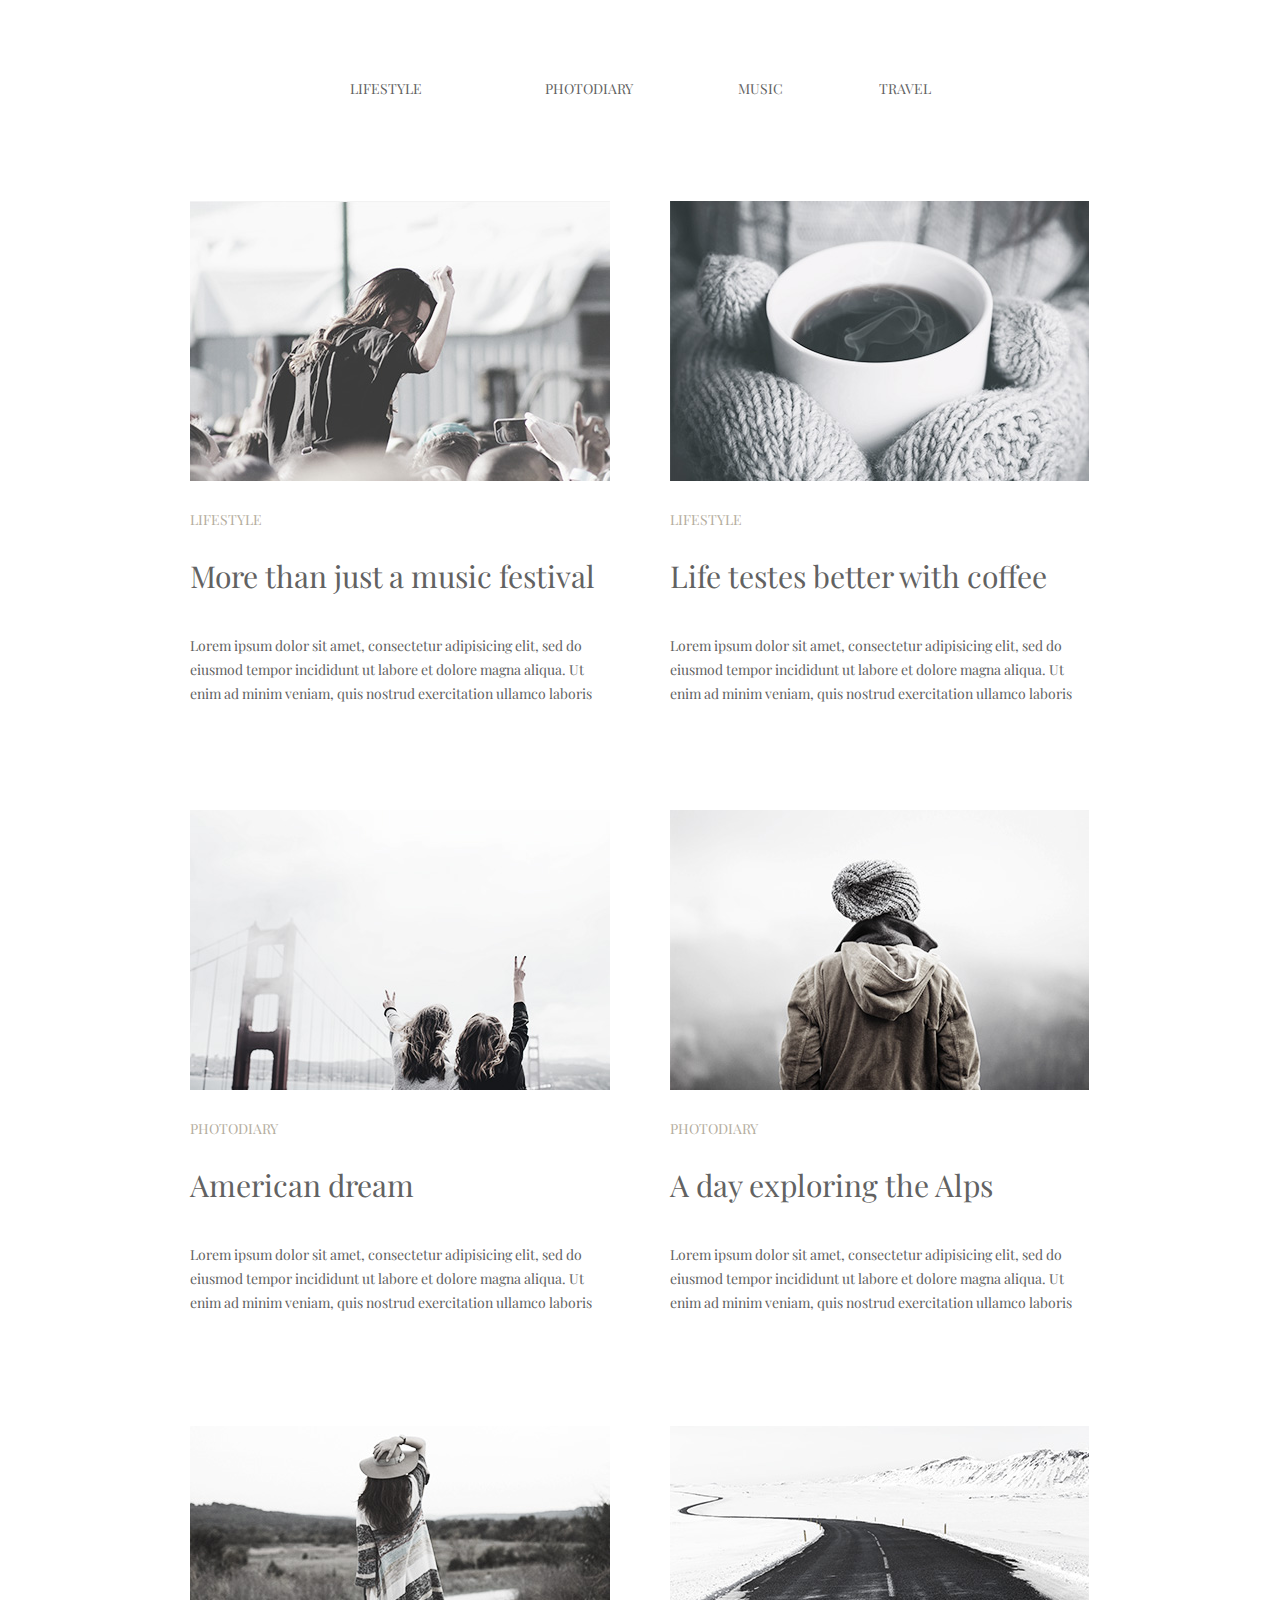
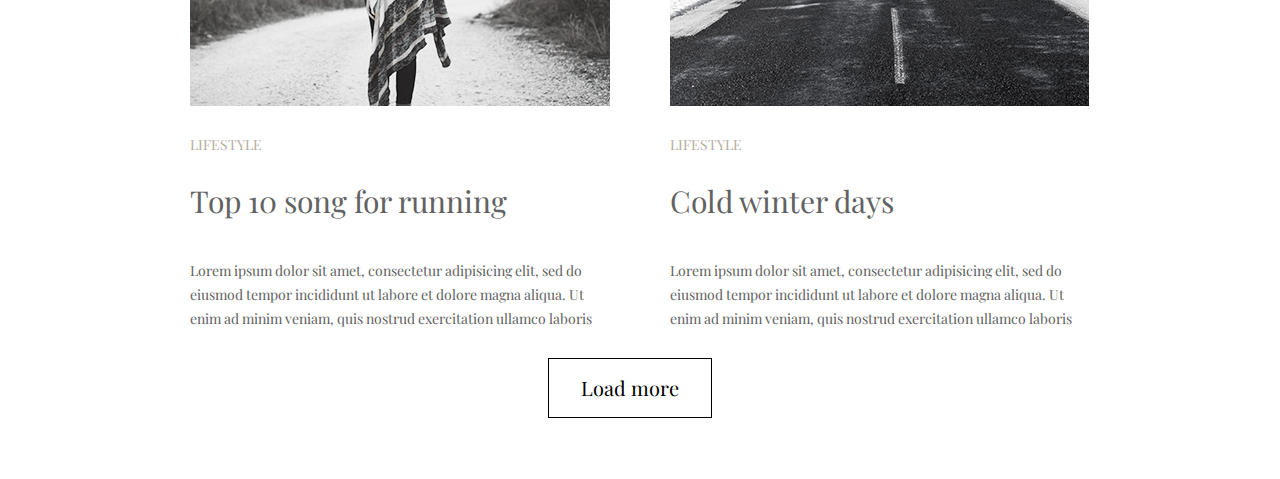
<file: html-css/module03/index.html>
<!DOCTYPE html>
<html lang="en">
<head>
    <meta charset="UTF-8">
    <meta name="viewport" content="width=device-width, initial-scale=1.0">
    <meta http-equiv="X-UA-Compatible" content="ie=edge">
    <title>Document</title>
</head>

<link rel="stylesheet" href="css/normalize.css">
<link href="https://fonts.googleapis.com/css?family=Playfair+Display" rel="stylesheet">
<link rel="stylesheet" href="css/styles.css">
<body>
    <div class="wrapper"> 
   <header class="top-header">
       <nav class="top">
           <ul class="top-menue">
               <li class="link link1"><a href="#">Lifestyle</a></li>
               <li class="link link2"><a href="#">Photodiary</a></li>
               <li class="link link3"><a href="#">Music</a></li>
               <li class="link link4"><a href="#">Travel</a></li>
           </ul>
       </nav>
   </header>
        <main class="main-content">
            <ul class="content">
                <li class="main main1">
                    <img src="img/image1.jpg" alt="party girl" width="420" height="280"><span>Lifestyle</span>
                    <h2 class="text-title">More than just a music festival</h2>
                    <p class="text">Lorem ipsum dolor sit amet, consectetur adipisicing elit, sed do eiusmod tempor incididunt ut labore et dolore magna aliqua. Ut enim ad minim veniam, quis nostrud exercitation ullamco laboris</p>
                </li>
                <li class="main main2">
                    <img src="img/image2.jpg" alt="cup of coffee" width="419" height="280"><span>Lifestyle</span>
                    <h2 class="text-title">Life testes better with coffee</h2>
                    <p class="text">Lorem ipsum dolor sit amet, consectetur adipisicing elit, sed do eiusmod tempor incididunt ut labore et dolore magna aliqua. Ut enim ad minim veniam, quis nostrud exercitation ullamco laboris</p>
                </li>
                <li class="main main3">
                    <img src="img/image3.jpg" alt="golden gate" width="420" height="280"><span>Photodiary</span>
                    <h2 class="text-title">American dream</h2>
                    <p class="text">Lorem ipsum dolor sit amet, consectetur adipisicing elit, sed do eiusmod tempor incididunt ut labore et dolore magna aliqua. Ut enim ad minim veniam, quis nostrud exercitation ullamco laboris</p>
                </li>
                <li class="main main4">
                    <img src="img/image4.jpg" alt="boy's back" width="419" height="280"><span>Photodiary</span>
                    <h2 class="text-title">A day exploring the Alps</h2>
                    <p class="text">Lorem ipsum dolor sit amet, consectetur adipisicing elit, sed do eiusmod tempor incididunt ut labore et dolore magna aliqua. Ut enim ad minim veniam, quis nostrud exercitation ullamco laboris</p>
                </li>
                <li class="main main5">
                    <img src="img/image5.jpg" alt="girl's back" width="420" height="280"><span>Lifestyle</span>
                    <h2 class="text-title">Top 10 song for running</h2>
                    <p class="text">Lorem ipsum dolor sit amet, consectetur adipisicing elit, sed do eiusmod tempor incididunt ut labore et dolore magna aliqua. Ut enim ad minim veniam, quis nostrud exercitation ullamco laboris</p>
                </li>
                <li class="main main6">
                    <img src="img/image6.jpg" alt="snowy way" width="419" height="280"><span>Lifestyle</span>
                    <h2 class="text-title">Cold winter days</h2>
                    <p class="text">Lorem ipsum dolor sit amet, consectetur adipisicing elit, sed do eiusmod tempor incididunt ut labore et dolore magna aliqua. Ut enim ad minim veniam, quis nostrud exercitation ullamco laboris</p>
                </li>
            </ul>
        
                <button>Load more</button>
        </main>
    </div>
</body>
</html>
</file>
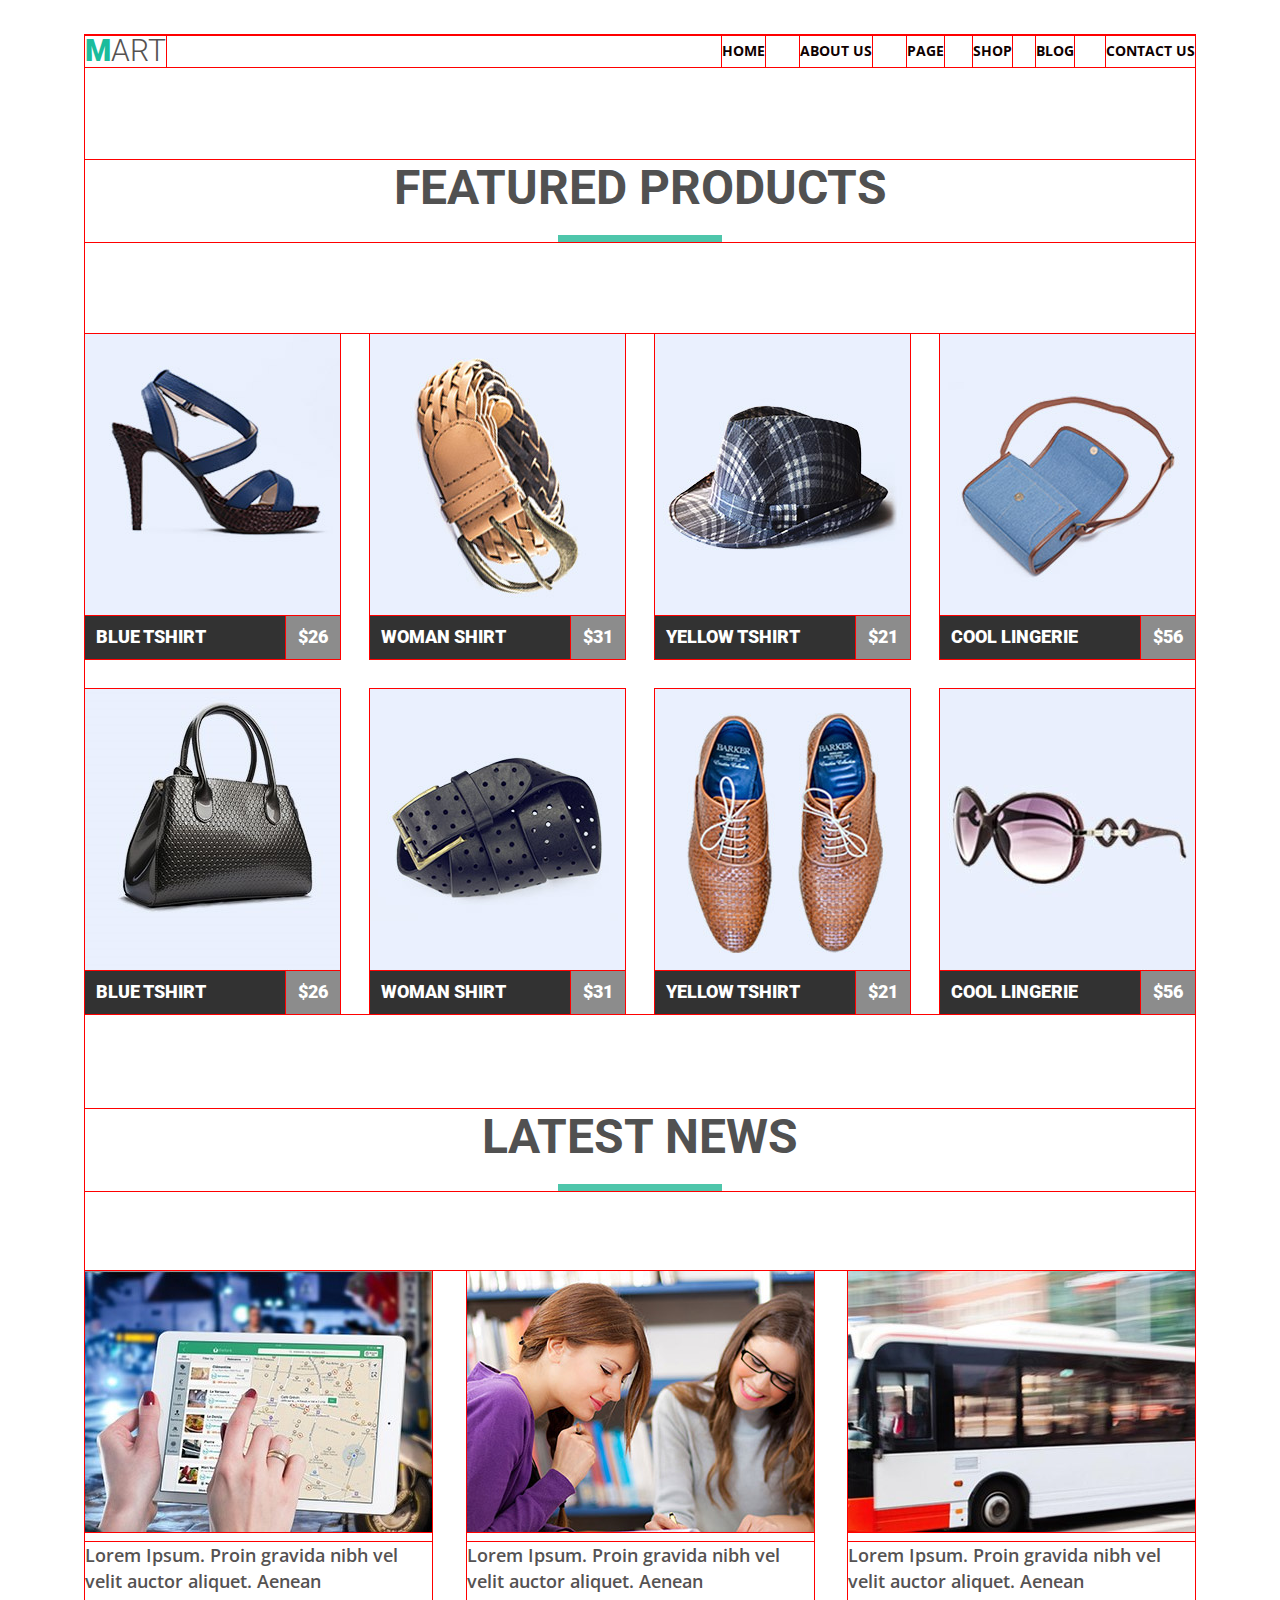
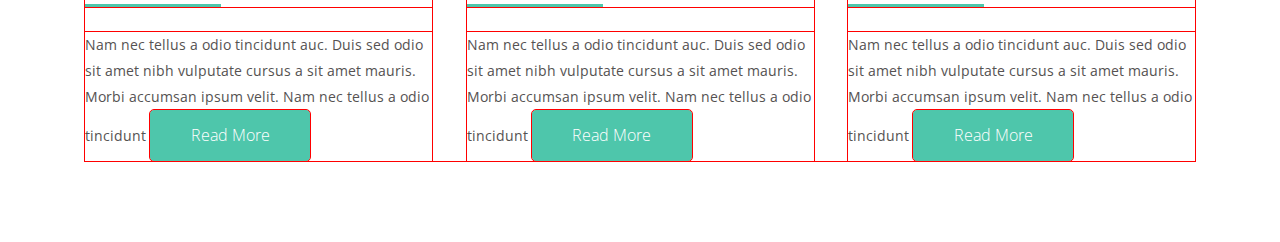
<file: html-css/module04/index.html>
<!DOCTYPE html>
<html lang="en">
<head>
    <meta charset="UTF-8">
    <meta name="viewport" content="width=device-width, initial-scale=1.0">
    <meta http-equiv="X-UA-Compatible" content="ie=edge">
    <title>Document</title>
<link rel="stylesheet" href="css/normalize.css">
<link href="https://fonts.googleapis.com/css?family=Open+Sans:300,400,600,700|Roboto:300,900" rel="stylesheet">
<link rel="stylesheet" href="css/styles.css">
</head>
<body>
    <div class="wrapper">
        <div class="content">
        <header class="header clearfix">
            <h1 class="h1"><a href="#">mart</a></h1>

             <ul class="top-menue clearfix">                               
                <li class="menue-header-1"><a href="#" class="top-link">home</a></li>
                <li class="menue-header-2"><a href="#" class="top-link">about us</a></li>
                <li class="menue-header-3"><a href="#" class="top-link">page</a></li>
                <li class="menue-header-4"><a href="#" class="top-link">shop</a></li>
                <li class="menue-header-5"><a href="#" class="top-link">blog</a></li>
                <li class="menue-header-6"><a href="#" class="top-link">contact us</a></li>
            </ul>
        </header>
              <main>
                  <section class="section1">
                  <h2 class="sect1">featured products</h2>
                  <div class="things clearfix">
                      <li class="pic img1">
                          
                          <div class="info clearfix">
                              <p class="name">blue tshirt</p>
                              <p class="price">$26</p>
                          </div>
                      </li>
                      <li class="pic img2">
                          <div class="info clearfix">
                              <p class="name">woman shirt</p>
                              <p class="price">$31</p>
                          </div>
                      </li>
                      <li class="pic img3">
                          <div class="info clearfix">
                              <p class="name">yellow tshirt</p>
                              <p class="price">$21</p>
                          </div>
                      </li>
                      <li class="pic img4">
                          <div class="info clearfix">
                              <p class="name">cool lingerie</p>
                              <p class="price">$56</p>
                          </div>
                      </li>
                      <li class="pic img5">
                          <div class="info clearfix">
                              <p class="name">blue tshirt</p>
                              <p class="price">$26</p>
                          </div>
                      </li>
                      <li class="pic img6">
                          <div class="info clearfix">
                              <p class="name">woman shirt</p>
                              <p class="price">$31</p>
                          </div>
                      </li>
                      <li class="pic img7"> 
                          <div class="info clearfix">
                              <p class="name">yellow tshirt</p>
                              <p class="price">$21</p>
                          </div>
                      </li>
                      <li class="pic img8">
                          <div class="info clearfix">
                              <p class="name">cool lingerie</p>
                              <p class="price">$56</p>
                          </div>
                      </li>
                  </div>
                </section>
                <section class="section2">
                    <h2 class="sect2">latest news</h2>
                    <div class="main-info clearfix">
                        <div class="pic2">
                            <img class="img1.1" src="img/img1.1.jpg" alt="map" width="347px" height="261px">
                            <h3>Lorem Ipsum. Proin gravida nibh vel velit auctor aliquet. Aenean</h3>
                            <p class="text">Nam nec tellus a odio tincidunt auc. Duis sed odio sit amet nibh vulputate cursus a sit amet mauris. Morbi accumsan ipsum velit. Nam nec tellus a odio tincidunt
                                <button>Read More</button>
                            </p>
                        </div>
                        <div class="pic2">
                            <img src="img/img1.2.jpg" alt="stady" width="347px" height="261px">
                            <h3>Lorem Ipsum. Proin gravida nibh vel velit auctor aliquet. Aenean</h3>
                            <p class="text">Nam nec tellus a odio tincidunt auc. Duis sed odio sit amet nibh vulputate cursus a sit amet mauris. Morbi accumsan ipsum velit. Nam nec tellus a odio tincidunt
                                <button>Read More</button>
                            </p>
                        </div>
                        <div class="pic2">
                            <img src="img/img1.3.jpg" alt="bus" width="347px" height="261px">
                            <h3>Lorem Ipsum. Proin gravida nibh vel velit auctor aliquet. Aenean</h3>
                            <p class="text">Nam nec tellus a odio tincidunt auc. Duis sed odio sit amet nibh vulputate cursus a sit amet mauris. Morbi accumsan ipsum velit. Nam nec tellus a odio tincidunt 
                                <button>Read More</button>
                            </p>
                        </div>
                    </div>
                </section>       
                                                   
              </main>
            </div>
    </div>
    

</body>
</html>
</file>
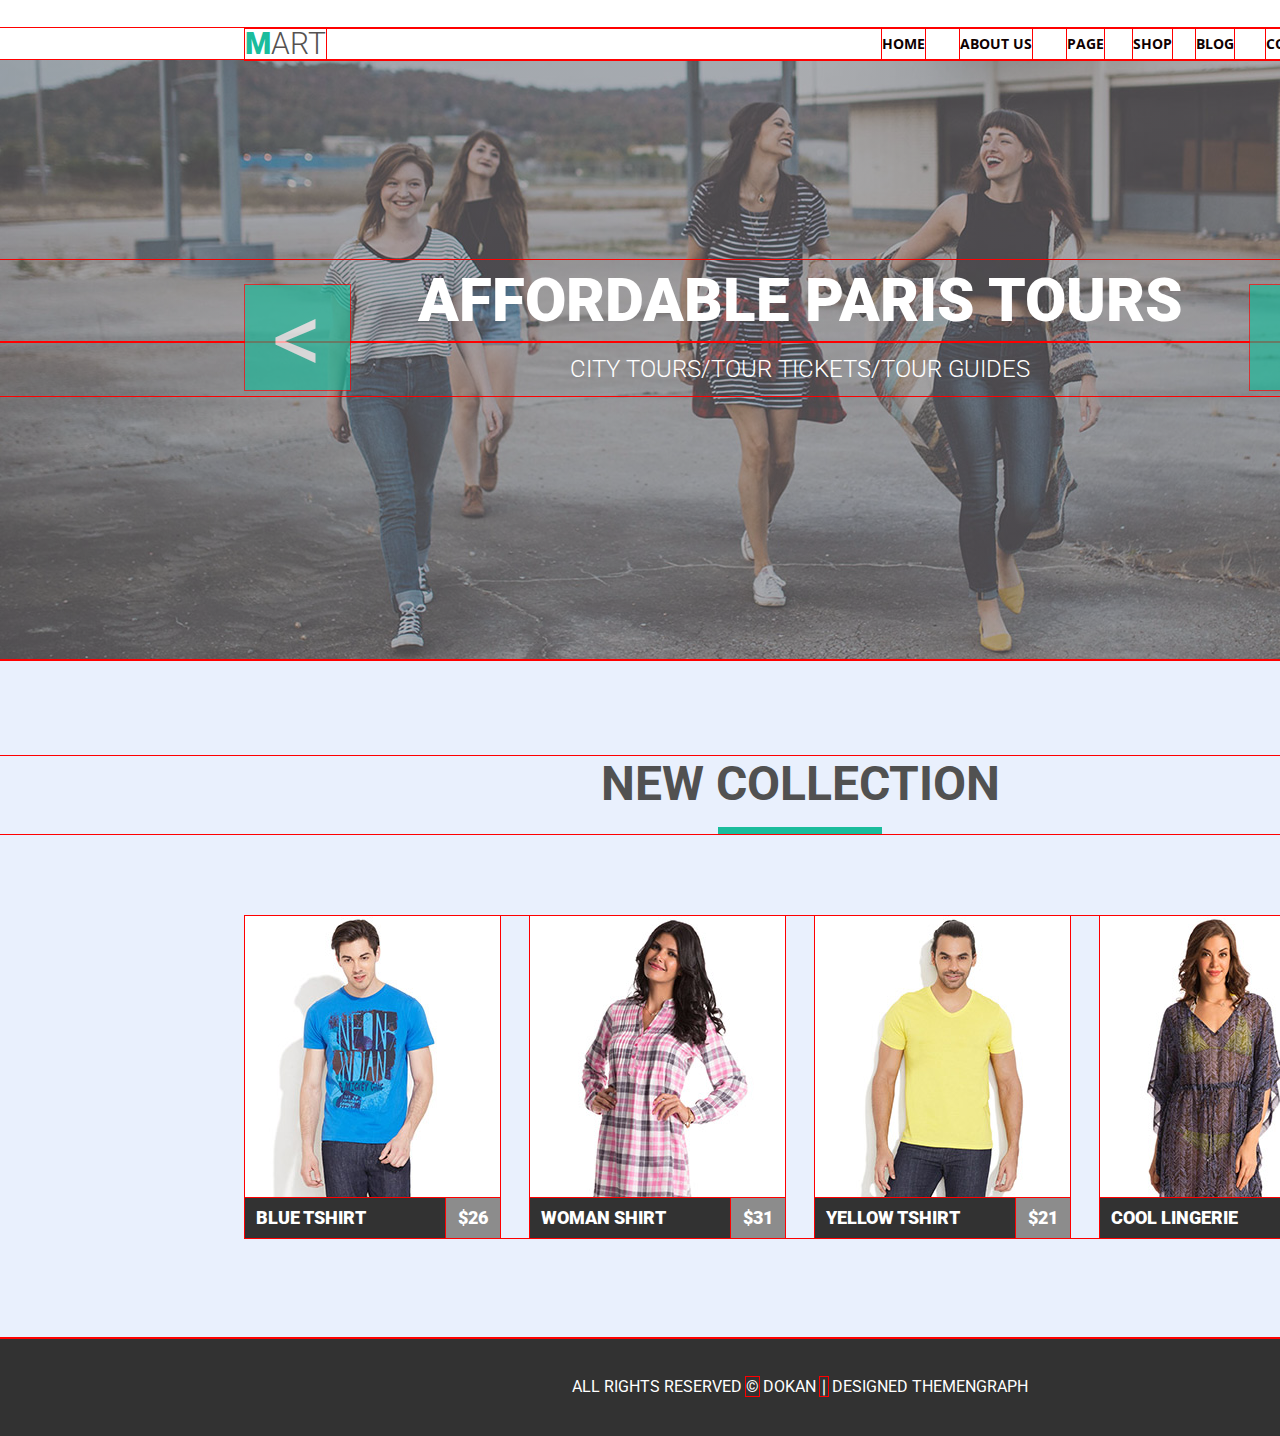
<file: html-css/module05/index.html>
<!DOCTYPE html>
<html lang="en">
<head>
    <meta charset="UTF-8">
    <meta name="viewport" content="width=device-width, initial-scale=1.0">
    <meta http-equiv="X-UA-Compatible" content="ie=edge">
    <title>Document</title>
<link rel="stylesheet" href="css/normalize.css">
<link href="https://fonts.googleapis.com/css?family=Open+Sans:300,400,600,700|Roboto:300,900" rel="stylesheet">
<link rel="stylesheet" href="https://use.fontawesome.com/releases/v5.0.13/css/all.css" integrity="sha384-DNOHZ68U8hZfKXOrtjWvjxusGo9WQnrNx2sqG0tfsghAvtVlRW3tvkXWZh58N9jp" crossorigin="anonymous">
<link rel="stylesheet" href="css/styles.css">

</head>
<body>
    <div class="wrapper">
        <div class="content">
        <header class="header clearfix">
            <h1 class="h1"><a href="#">mart</a></h1>

             <ul class="top-menue clearfix">                               
                <li class="menue-header-1"><a href="#" class="top-link">home</a></li>
                <li class="menue-header-2"><a href="#" class="top-link">about us</a></li>
                <li class="menue-header-3"><a href="#" class="top-link">page</a></li>
                <li class="menue-header-4"><a href="#" class="top-link">shop</a></li>
                <li class="menue-header-5"><a href="#" class="top-link">blog</a></li>
                <li class="menue-header-6"><a href="#" class="top-link">contact us</a></li>
            </ul>
        </header>
              <main>
                  <section class="section1">
                      <div class="card1">
                           <div class="overlay">
                               <button class="click prev"></button>
                               <button class="click next"></button>
                                <p class="main-text">affordable paris tours</p>
                                <p class="light-text">city tours/tour tickets/tour guides</p>
                            </div>
                          
                      </div>
                  </section>
                  <section class="section2">
                      <h2>new collection</h2>
                         <ul class="products">
                          <li class="card img1">
                              <img src="img/img1.1.jpg" alt="man" width="255px" height="322px">
                              <p class="name name1">blue tshirt</p>
                              <p class="price price1">$26</p>
                              <div class="order-info">
                                 <div class="cards-order">                     
                                     <div class="boxes box1"><i class="far fa-heart"></i></div>
                                     <div class="boxes box2"><i class="fas fa-random"></i></div>
                                     <div class="boxes box3"><i class="far fa-clock"></i></div>
                                     <div class="box box4"><i class="fas fa-shopping-cart"></i></div>
                                 </div>
                              </div>
                          </li>
                          <li class="card img2">
                              <img src="img/img1.2.jpg" alt="woman" width="255px" height="322px">
                              <p class="name name2">woman shirt</p>
                              <p class="price price2">$31</p>
                              <div class="order-info">
                                    <div class="cards-order">
                                      <div class="boxes box1"><i class="far fa-heart"></i></div>
                                      <div class="boxes box2"><i class="fas fa-random"></i></div>
                                      <div class="boxes box3"><i class="far fa-clock"></i></div>
                                      <div class="box box4"><i class="fas fa-shopping-cart"></i></div>
                                    </div>
                              </div>
                          </li>
                          <li class="card img3">
                              <img src="img/img1.3.jpg" alt="man" width="255px" height="322px">
                              <p class="name name3">yellow tshirt</p>
                              <p class="price price3">$21</p>
                              <div class="order-info">
                                 <div class="cards-order">
                                     <div class="boxes box1"><i class="far fa-heart"></i></div>
                                     <div class="boxes box2"><i class="fas fa-random"></i></div>
                                     <div class="boxes box3"><i class="far fa-clock"></i></div>
                                     <div class="box box4"><i class="fas fa-shopping-cart"></i></div>
                                 </div>
                              </div>
                          </li>
                          <li class="card img4">
                              <img src="img/img1.4.jpg" alt="woman" width="255px" height="322px">
                              <p class="name name4">cool lingerie</p>
                              <p class="price price4">$56</p>
                              <div class="order-info">
                                 <div class="cards-order">
                                      <div class="boxes box1"><i class="far fa-heart"></i></div>
                                      <div class="boxes box2"><i class="fas fa-random"></i></div>
                                      <div class="boxes box3"><i class="far fa-clock"></i></div>
                                      <div class="box box4"><i class="fas fa-shopping-cart"></i></div>
                                </div>
                             </div>
                          </li>
                      </ul>
                  </section>
                                                                  
              </main>
              <footer> <p class="copyright">All Rights Reserved <span>&#169;</span> Dokan <span>&#8739;</span> Designed ThemenGraph</p></footer>
            </div>
    </div>
    

</body>
</html>
</file>
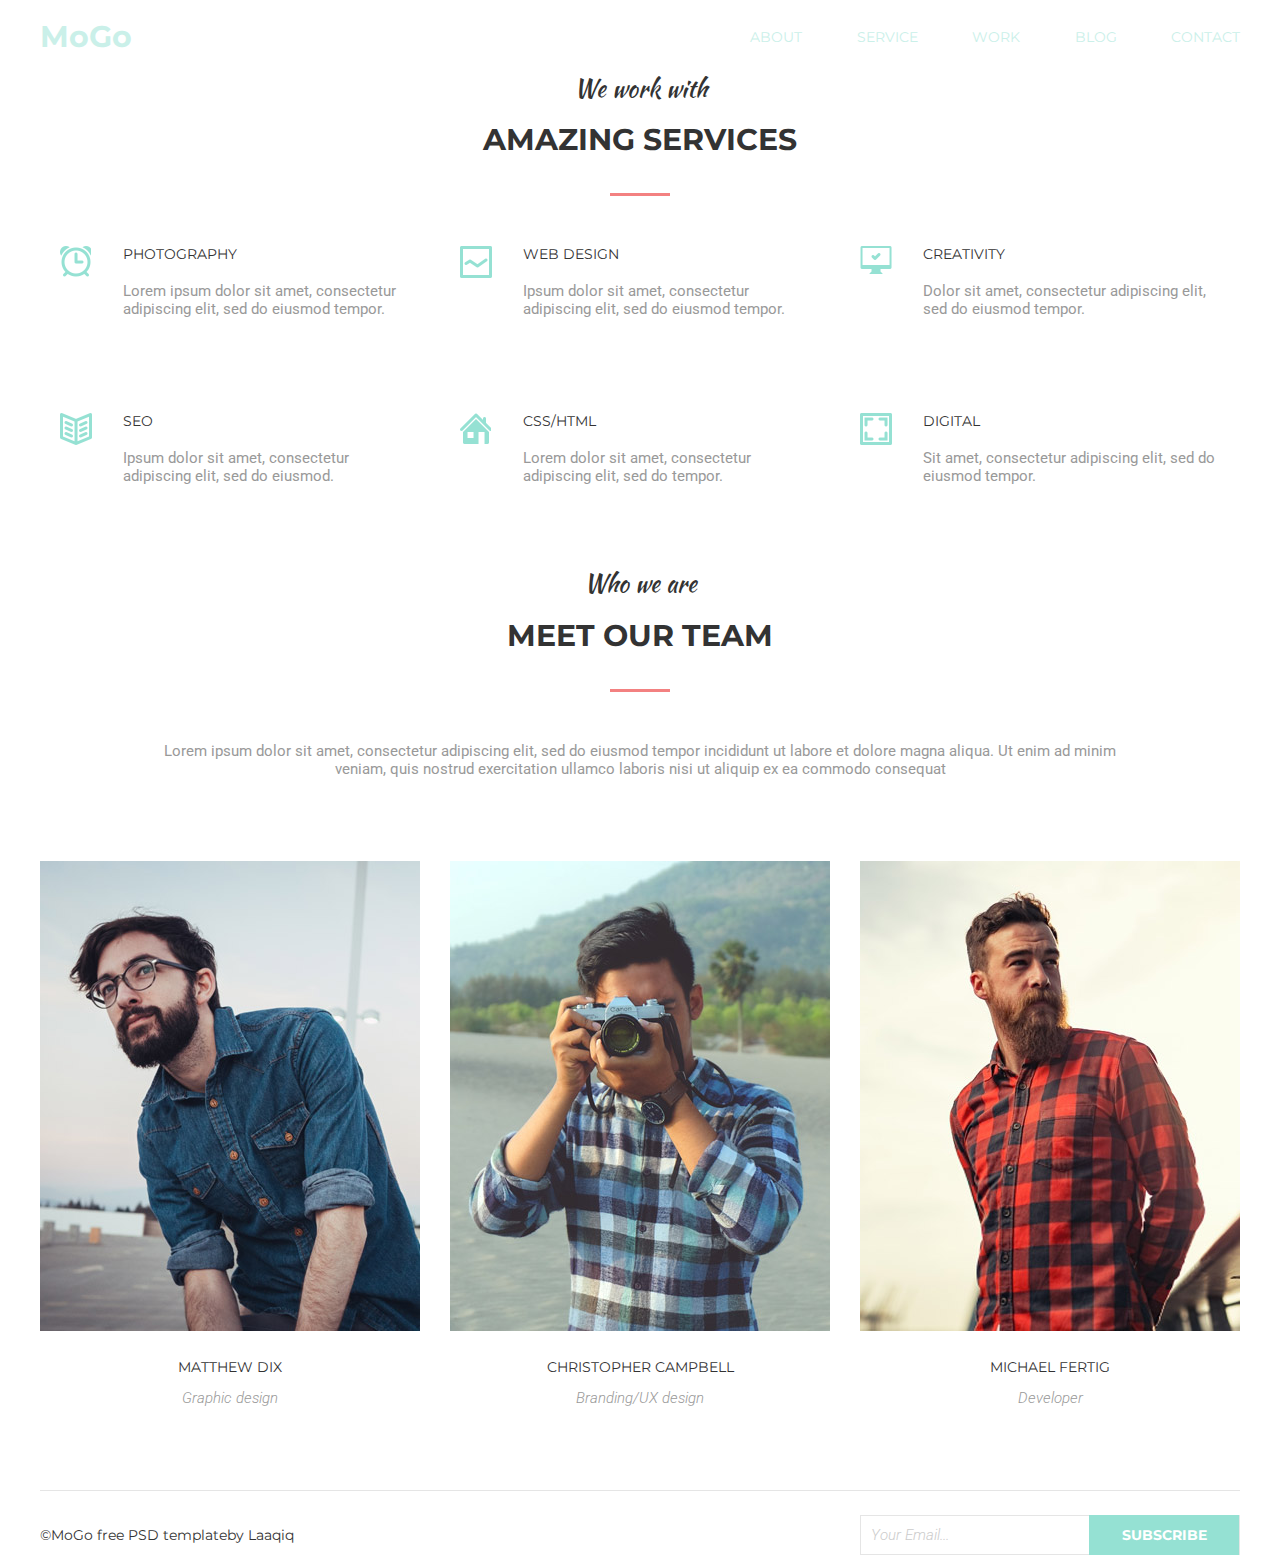
<file: html-css/module06/index.html>
<!DOCTYPE html>
<html lang="en">
<head>
    <meta charset="UTF-8">
    <meta name="viewport" content="width=device-width, initial-scale=1.0">
    <meta http-equiv="X-UA-Compatible" content="ie=edge">
    <title>Document</title>
<link rel="stylesheet" href="css/normalize.css">
<link href="https://fonts.googleapis.com/css?family=Kaushan+Script|Montserrat:400,700|Roboto" rel="stylesheet">
<link href="https://fonts.googleapis.com/css?family=Roboto:300i,400" rel="stylesheet">
<link rel="stylesheet" href="css/styles.css">
</head>
<body>
    <div class="wrapper">
    <header class="top">
        <h1 class="logo">
                <a href="#" class="top-link">MoGo</a>
            </h1>
        <ul class="top-menue">
            <li class="list-item about">
                    <a href="#" class="top-link">about</a>
            </li>
            <li class="list-item service">
                    <a href="#" class="top-link">service</a>
            </li>
            <li class="list-item work">
                    <a href="#" class="top-link">work</a>
            </li>
            <li class="list-item blog">
                    <a href="#" class="top-link">blog</a>
            </li>
            <li class="list-item contact">
                    <a href="#" class="top-link">contact</a>
            </li>
        </ul>
    </header>

    <main>
        <section1 class="services">
            <span class="above-h2">We work with</span>
            <h2 class="section sec1">amazing services</h2>
            <ul class="main-services">
                <li class="usable clock">
                    <h2 class="skils">photography</h2>
                    <p class="text">Lorem ipsum dolor sit amet, consectetur adipiscing elit, sed do eiusmod tempor.</p>
                </li>
                <li class="usable usable1">
                        <h2 class="skils">web design</h2>
                        <p class="text">Ipsum dolor sit amet, consectetur adipiscing elit, sed do eiusmod tempor.</p>
                </li>
                <li class="usable screen">
                        <h2 class="skils">creativity</h2>
                        <p class="text">Dolor sit amet, consectetur adipiscing elit, sed do eiusmod tempor.</p>
                </li>
                <li class="usable np">
                        <h2 class="skils">seo</h2>
                        <p class="text">Ipsum dolor sit amet, consectetur adipiscing elit, sed do eiusmod.</p>
                </li>
                <li class="usable house">
                        <h2 class="skils">css/html</h2>
                        <p class="text">Lorem dolor sit amet, consectetur adipiscing elit, sed do tempor.</p>
                </li>
                <li class="usable usable2">
                        <h2 class="skils">digital</h2>
                        <p class="text">Sit amet, consectetur adipiscing elit, sed do eiusmod tempor.</p>
                </li>
            </ul>
        </section1>

        <section2>
            <span class="above-h2">Who we are</span>
            <h2 class="section sec2">meet our team</h2>
            <h3>Lorem ipsum dolor sit amet, consectetur adipiscing elit, sed do eiusmod tempor incididunt ut labore et dolore magna aliqua. Ut enim ad minim veniam, quis nostrud exercitation ullamco laboris nisi ut aliquip ex ea commodo consequat</h3>
            <ul class="our-team">
                <li class="team-profile profile1">
                    <img src="../module06/img/img1.jpg" alt="man in glasses" class="pic" width="380px" height="470px">
                    <div class="liner liner-gr1">
                        <div class="icon facebook"></div>
                        <div class="icon twitter"></div>
                        <div class="icon pinterest"></div>
                        <div class="icon instagram"></div>
                    </div>
                    <p class="name">matthew dix</p>
                    <p class="title">Graphic design</p>
                </li>
                <li class="team-profile profile2">
                 <img src="./img/img2.jpg" alt="man holds camera" class="pic">
                    <div class="liner liner-gr2">
                        <div class="icon facebook"></div>
                        <div class="icon twitter"></div>
                        <div class="icon pinterest"></div>
                        <div class="icon instagram"></div>
                    </div>
                    <p class="name">christopher campbell</p>
                    <p class="title">Branding/UX design</p>
                </li>
                <li class="team-profile profile3">
                    <img src="./img/img3.jpg" alt="checkered shirt" class="pic">
                    <div class="liner liner-gr3">
                        <div class="icon facebook"></div>
                        <div class="icon twitter"></div>
                        <div class="icon pinterest"></div>
                        <div class="icon instagram"></div>
                    </div>
                    <p class="name">michael fertig</p>
                    <p class="title">Developer</p>
                </li>
            </ul>
        </section2>
    </main>
    <footer>
        <div class="bottom">
        <p class="copyright"> <span>&#169;</span>MoGo free PSD templateby Laaqiq</p>
        <div class="email">
        <span class="youremail">Your Email...</span>
        <button class="subscribe">subscribe</button>
        </div>
    </div>
    </footer>
</div>

   
</body>
</html>
</file>
<file: html-css/module03/css/styles.css>
*{margin: 0; padding: 0;}

.wrapper { font-family: 'Playfair Display', serif;
background-color: #fff;
box-sizing: border-box;
width: 1200px; height: 2079px;
padding: 77px 150px 65px;

color: #626262;
font-size: 14px;
line-height: 24px;
margin: 0 auto
 }
.top-menue {
    width: 900px;
    text-align: center;
    vertical-align: middle;

}
.top-menue a { color: #626262;
text-transform: uppercase; 
text-decoration: none;
}
.link {display: inline-block;
box-sizing: border-box;
margin-bottom: 100px}
.top-menue a:hover{color: #16d1ef}
.link1{margin-right:120px}
.link2{margin-right: 102px}
.link3{margin-right: 93px;}
.link4{margin-right: 0px
}

.content .main {display: inline-block;
width: 420px; height: 509px;}

.text-title {font-size: 30px;
    line-height: 36px;  
    padding-bottom: 40px; 
    font-weight: normal
}
img {vertical-align:middle}
span {padding-top:30px;
padding-bottom: 30px;color: #b4ad9e; text-transform: uppercase;
display: block; line-height: 17px
}
.main1 {margin-right: 60px; margin-bottom: 100px;
 box-sizing: border-box;}

.main2 {
margin-left: -3.5px; margin-bottom: 100px}
.main3 {
margin-right: 60px; margin-bottom: 107px}
.main4 {
    margin-left: -3.5px; margin-bottom: 107px}
.main5 {
        margin-right: 60px; margin-bottom: 23px}
.main6 {
margin-left:-3.5px; margin-bottom: 23px}
.text{height: 76.2px}

button { 
color:#626262;
background-color: #fff;
font-size: 20px;
line-height: 24px;
text-align: center;
display: inline-block;
width: 164px;
height: 60px;
border: 1px solid; color: black;
margin-left: 358px;
margin-right: 379px}
</file>
<file: html-css/module04/css/styles.css>
*{margin: 0; padding: 0; box-sizing: border-box;}
*{outline: 1px solid red}

.wrapper {
    font-family: 'Open Sans', sans-serif; font-family: 'Roboto', sans-serif;
    background-color: #fff;
    padding: 35px 0px 81px;
}

.content {width: 1110px;
margin: 0px auto}

.clearfix::after {
    display: table;
    content: '';
    clear: both;
}

.header {
    width: 1110px; 
    margin-bottom: 93px;
    }

a {
    text-decoration: none
}

ul {
    list-style:none
}

h1 {margin: 0px;}
.h1 a {
    color: #555252;
    font-size: 30px;
    line-height: 32px;
    font-weight: 300;
    text-transform: uppercase; 
    float: left;
}

 .h1 a::first-letter {
     color: #1abc9c; font-weight: 900
}

.top-menue {
    float: right;
}    
  
.menue-header-1 {
    float: left;
    margin-right: 35px
}
.menue-header-2 {
    float: left;
    margin-right: 35px
}
    
.menue-header-3 {
    float: left;
    margin-right: 29px;
}

.menue-header-4 {
    float: left;
    margin-right: 24px
}

.menue-header-5 {
    float: left;
    margin-right: 32px
}
.menue-header-6 {
    float: left;
    margin-right: 0px;
}

 .top-link {
    color: #0f0101;
    font-family: 'Open Sans', sans-serif;
    font-weight: bold;
    font-size: 14px;
    text-transform: uppercase;
    display: block;
    line-height: 32px;
}
.top-menue a:hover {color: #1abc9c
}

h2 {
    color: #515151;
    font-family: 'Roboto', sans-serif;
    font-size: 48px;
    font-weight: bold;
    text-transform: uppercase;
    text-align: center;
}

.sect1 {
    margin-bottom: 92px
}

.section1 {
    margin-bottom: 95px
}

h2::after{
    content: '';
    background-color: #4ec6ab;
    width: 164px;
    height: 7px;
    display: block;
    margin: 20px auto 0px;
}
.things .clearfix::after {
    display: table;
    content: '';
    clear: both
}
.pic {list-style: none}
.pic {
    width: 255px;
    font-family: 'Roboto', sans-serif;
    font-weight: 900;
    font-size: 18px;
    text-transform: uppercase;
    color: #fff;
    float: left;
    margin-right: 30px;
    margin-bottom: 30px;
}

.pic::before {
    height: 282px;
    display: block;
    content:'';
   }
.img1::before {background-image: url(../img/img1.jpg)}
.img2::before {background-image: url(../img/img2.jpg)}
.img3::before {background-image: url(../img/img3.jpg)}
.img4::before {background-image: url(../img/img4.jpg)}
.img5::before {background-image: url(../img/img5.jpg)}
.img6::before {background-image: url(../img/img6.jpg)}
.img7::before {background-image: url(../img/img7.jpg)}
.img8::before {background-image: url(../img/img8.jpg)}

.pic:hover .name {
    background-color:#4ec6ab; color: #fff
}

.pic:hover .price {
    background-color: #9cdfd0; color: #fff
}

.pic:nth-child(4n) {
    margin-right: 0px
}
.pic:nth-last-child(-n+4) {
    margin-bottom: 0px
}

.info {box-sizing: border-box}
.name {
    background-color: #323232;
    width: 201px;
    float: left;
    padding: 11px 0px 11px 11px;
    
}
    
.price {
    background-color: #8c8c8c;
    text-align: center;
    width: 54px;
    float: left;
    text-align: center;
    padding: 11px 0px 11px
}

.main-info .clearfix::after {
    display: table;
    content: '';
    clear: both
}

.main-info {
    font-family: 'Open Sans', sans-serif;
    color: #555252
}


.pic2 {
    font-size: 0px;
    width: 347px;
    margin-right: 34.5px;
    float: left
}

.pic2 img {
    margin-bottom: 10px
}

.pic2:nth-child(3n) {
    margin-right: 0px 
}

h3 {
    font-size: 18px;
    font-weight: 600;
    line-height: 26px;
    margin-bottom: 25px
}

h3::after {
    content: '';
    display: block;
    width: 136px;
    height: 3px;
    background-color: #4ec6ab;
    margin-top: 10px
   
}

.text {
    font-size: 14px;
    line-height: 26px;
    
}

.sect2 {
    margin-bottom: 80px
}


button {
    background-color: #4ec6ab;
    color: #fff;
    display: inline-block;
    width: 160px;
    height: 51px;
    border-radius: 4px;
    border-width: 0px;
    font-size: 16px;
    font-weight: 300;
}
</file>
<file: html-css/module05/css/styles.css>
*{margin: 0; padding: 0; box-sizing: border-box;}
*{outline: 1px solid red}

.wrapper {
    font-family: 'Open Sans', sans-serif; font-family: 'Roboto', sans-serif;
    background-color: #ffffff;
    width: 1600px;
    padding-top: 28px;
    text-transform: uppercase
}


.clearfix::after {
    display: table;
    content: '';
    clear: both;
}

.header {
    width: 1110px; 
    margin-bottom: 93px;
    background-color: #ffffff;
    margin: 0 auto
}

a {
    text-decoration: none
}

ul {
    list-style:none
}

h1 {
    margin: 0px;
}

.h1 a {
    color: #555252;
    font-size: 30px;
    line-height: 32px;
    font-weight: 300;
    float: left;
}

 .h1 a::first-letter {
     color: #1abc9c; font-weight: 900
}

.top-menue {
    float: right;
}    
  
.menue-header-1 {
    float: left;
    margin-right: 35px
}
.menue-header-2 {
    float: left;
    margin-right: 35px
}
    
.menue-header-3 {
    float: left;
    margin-right: 29px;
}

.menue-header-4 {
    float: left;
    margin-right: 24px
}

.menue-header-5 {
    float: left;
    margin-right: 32px
}
.menue-header-6 {
    float: left;
    margin-right: 0px;
}

 .top-link {
    color: #0f0101;
    font-family: 'Open Sans', sans-serif;
    font-weight: bold;
    font-size: 14px;
    display: block;
    line-height: 32px;
}
.top-menue a:hover {
    color: #1abc9c
}

h2 {
    color: #515151;
    font-family: 'Roboto', sans-serif;
    font-size: 48px;
    font-weight: bold;
    text-align: center;
    margin-bottom: 82px
}
h2::after {
    content: '';
    display: block;
    width: 164px;
    height: 7px;
    background-color: #1abc9c;
    margin: 16px auto 0px
}

 .section1 {
    background-image: linear-gradient(rgba(111,115,122,0.52),rgba(111,115,122,0.52)), url(../img/img1.jpg);
    background-size: cover;
    background-position: center;
  
 }
     
.card1 {
    position: relative;
    width: 1600px;
    height: 600px;
         
}    



.overlay {
    color: #ffffff; 
    text-align: center;
    padding-top: 200px
}

.click {
    font-size: 100px;
    color: #ffffff; 
    background-color: #1abc9c; 
    opacity: 0.65;
    border: none
}
.prev {
    position: absolute;
    width: 105px;
    height:105px;
    display: block;
    top: 225px;
    left: 245px;

  
}

.prev::before {
    content: '\003C';
    position: absolute;
    top: 50%;
    left:50%;
    transform: translate(-50%, -50%);
   }

.next {
    position: absolute;
    width: 105px;
    height:105px;
    display: block;
    top: 225px;
    right: 245px;
}

.next::before {
    content: '\003E';
    position: absolute;
    top: 50%;
    right: 0px;
    transform: translate(-50%, -50%);

}

.main-text {
    font-size: 60px; 
    font-weight: 900;
    line-height: 82px
}

.light-text {
    font-size: 24px;
    font-weight: 300;
    line-height: 54px
    
}

.section2 {
    background-color: #e9f0fd;
    width: 1600px;
    padding-top: 96px;
    padding-bottom: 100px
   
}


.products {
   width: 1110px; 
   color: #fff;
   font-size: 0px;
   margin: 0 auto
   
}



.card {
    position: relative ;
    display: inline-block;
    width: 255px;
    margin-right: 30px;
   
}
.products :last-child {margin-right: 0px}


.name {
    position: absolute;
    left: 0px;
    bottom: 0px;
    width: 201px;    
    display: inline-block;
    background-color: #323232;
    font-size: 18px;
    margin-right: 0px;
    font-weight: 900;
    line-height: 40px;
    padding-left: 11px;

}

.price {
    position: absolute;
    left: 201px;
    bottom: 0px;
    width: 54px;
    display: inline-block;
    background-color: #8c8c8c;
    text-align: center;
    font-size: 18px;
    font-weight: 900;
    line-height: 40px;
    
}

  

.boxes {
    content: "";
    width: 50px;
    height: 50px;
    font-size: 30px;
    line-height: 50px;
    font-weight: 100;
    font-family: 'Font Awesome';
    display: inline-block;
    text-align: center;
    vertical-align: top;
    border: 1px solid #ffffff;
    margin-right: 7.5px;
  
    
 } 

 .box {
    width: 165px;
    height: 50px;
    font-size: 30px;
    padding-left: 12px;
    line-height: 50px;
}

 .box::after {
    content: "add to cart";
    display: inline-block;
    vertical-align: top;
    font-family: "Open Sans";
    font-weight: 300;
    font-size: 14px;
    text-align: center;
    margin-left: 20px;
       
 }

  .order-info { 

     position: absolute;
     top: 0px;
     left: 0px;
     width: 255px;
     height: 282px;
     background-color: rgba(73, 73, 73, 0.55);
    box-sizing: border-box;
    border: 10px solid rgba(255, 255, 255, 0.52); 
     display: none

 }


 
 .cards-order {
    position: absolute;
    top: 50%;
    left: 50%;
    transform: translate(-50%, -50%);
   
 }

 .cards-order :nth-child(3n) {
     margin-right: 0px
 }

 .card:hover > .order-info {
     display: block;
 }

 .boxes:hover {
     background-color: #1abc9c;
     border: none
 }

 .box:hover {
     background-color: #323232
 }

.card:hover > .name {
    background-color: #1abc9c;
    color: #ffffff
}

.card:hover > .price {
    background-color: #7fd9c7;
    color: #ffffff;
    
}

.copyright {
    width: 1600px;
    background-color: #323232;
    font-size: 16px;
    line-height: 28px;
    font-weight: 28px;
    color: #fff;
    padding-top: 35px;
    padding-bottom: 35px;
    text-align: center;
}

.copyright:hover {
     color: #1abc9c
}
</file>
<file: html-css/module06/css/styles.css>
*{margin: 0; padding: 0; box-sizing: border-box;}


.wrapper {
    width: 1200px;
    font-family: 'Montserrat', sans-serif, 'Kaushan Script', cursive, 'Roboto', sans-serif;
    margin: 0 auto
  
}

a {
    text-decoration: none;
    color: #caf0e9;
    font-family: "Montserrat", sans-serif;
    
}

.logo {
    font-weight: bold;
    font-size: 30px
}

li {
    list-style: none
}


.top  {
    width: 1200px;
    display: flex;
    justify-content:space-between;
    align-items: center;
    color: #caf0e9
}

.top-menue  {
    position: relative;
    width: 490px;
    display: flex;
    justify-content:space-between;
    text-transform: uppercase;
    font-size: 14px;
    font-weight: 400
}

.list-item::after {
    content: '';
    display: block;
    position: absolute;
    top: 25px;
    background-color: rgb(243, 129, 129);
    height: 3px;
    margin: auto 0;
    transition: all 0.2s linear;
    display: none 
}
.about::after {
    left: 0px;
    width: 50px;
}

.service::after {
    left: 106px;
    width: 60px;
}

.work::after {
    left: 224px;
    width: 45px;
}

.blog::after {
    left: 325px;
    width: 43px;
    
}
.contact::after {
    left: 423px;
    width: 64px;
    
}
.list-item:hover > a {
    color:  rgb(243, 129, 129);
    transition: color 0.2s linear
    
}

.list-item:hover::after {
     display: block;
   
}
.service {
    align-self: end;
    
}

  
.above-h2 {
    font-family: 'Kaushan Script';
    font-size: 24px;
    color: #333333;
    text-align: center;
    display: block;
    margin-bottom: 20px
}

.section {
    font-family: 'Montserrat', sans-serif;
    font-size: 30px;
    line-height: 36px;
    color: #333333;
    font-weight: bold;
    text-transform: uppercase;
    text-align: center;
    margin-bottom: 50px;
}

.section::after {
    content: '';
    display: block;
    background-color: rgb(243, 129, 129);
    width: 60px;
    height: 3px;
    margin: 35px auto 0
       
}

.main-services {
    width: 1200px;
    display: flex;
    flex-wrap: wrap;
    justify-content: space-around;
    font-family: 'Roboto', sans-serif;
    font-size: 15px;
    margin-bottom: 85px;
}

.usable:nth-child(-n+3) {
    margin-bottom: 95px;
}


.usable {
    flex-basis: 30%;
    position: relative;
    padding-left: 63px
}

.usable::before {
    content: "";
    display: block;
    height: 32px;
    background-repeat: no-repeat;
    position: absolute;
    left: 0;
    top: 0;
   

}

.clock::before {
    width: 31px;
    background-image: url(../img/icon1.png);
   
   
}  

.usable1::before {
    width: 32px;
    background-image: url(../img/icon2.png);
}
 

.screen::before {
    width: 32px;
    background-image: url(../img/icon3.png);
}

.np::before {
    width: 32px;
    background-image: url(../img/icon4.png);
    
}

.house::before {
    width: 31px;
    background-image: url(../img/icon5.png);
   
}

.usable2:before {
    width: 32px;
    background-image: url(../img/icon6.png);
  
}
  
.skils {
    text-transform: uppercase;
    font-family: 'Montserrat', sans-serif;
    font-size: 14px;
    font-weight: 400;
    margin-bottom: 20px;
    color: #333333;
   
}

.text {
    font-family: 'Roboto', sans-serif;
    font-size: 15px;
    line-height: 18px;
    font-weight: 400;
    color: #999999
}

h3 {
    font-family: 'Roboto', sans-serif;
    font-size: 15px;
    line-height: 18px;
    font-weight: 400;
    color: #999999;
    text-align: center;
    padding-left: 120px;
    padding-right: 120px;
    margin-bottom: 83px;
}

.our-team {
    display: flex;
    justify-content: space-between;
    font-size: 0px;
    margin-bottom: 83px;
}

.pic {
    margin-bottom: 28px;
   
    
}


.name {
    font-family: 'Montserrat', sans-serif;
    font-weight: 400;
    font-size: 14px;
    text-transform: uppercase;
    color: #333333;
    text-align: center;
    margin-bottom: 15px

}

.title {
font-family: 'Roboto', sans-serif;
font-size: 15px;  
font-weight: 300;
color: #999999;
font-style: italic;
text-align: center
 
}

.copyright {
font-family: 'Montserrat', sans-serif;
font-weight: 400;
font-size: 14px;   
color: #333333;
transition: color 0.2s linear

}
.copyright:hover {
    color:  rgb(243, 129, 129);
    transition: color 0.2s linear
}


.team-profile {
    position: relative
}

.liner {
    position: absolute;
    top: 0;
    left: 0;
    width: 380px;
    height: 470px;
    display: none;
 }


 
.liner-gr1 {
    background-image: linear-gradient(to top, rgba(252,227,138,0.8) 0%, rgba(243,129,129,0.8) 100%), url(../img/img1.jpg);
 }

.liner-gr2 {
    background-image: linear-gradient(to top, rgba(252,227,138,0.8) 0%, rgba(243,129,129,0.8) 100%), url(../img/img2.jpg);
 }

.liner-gr3 {
    background-image: linear-gradient(to top, rgba(252,227,138,0.8) 0%, rgba(243,129,129,0.8) 100%), url(../img/img3.jpg);
 }

 
.team-profile:hover > .liner {
    display: block;
    display: flex;
    transform: translate(-10px, -10px);
    transition: all 0.2s linear

}

.team-profile:hover > .pic {
    transform: translate(-10px, -10px);
    box-shadow: 11px 11px rgb(149, 225, 211)
    
}


  
.icon {
    width: 55px;
    height: 55px;
    background-color: #fce38a;
    display: block;
    text-align: center;
    padding-top: 15px;
    transition: background-color 0.2s linear
   
}

.icon:not(:last-child) {
    border-right: solid 1px #f9bd87;
}



.liner {
    display: flex;
    justify-content: center;
    align-items: center;
    display: none
}

.facebook::before {
    content: url(../img/icon-img1.png);
    display: block;
    border-right: #f9bd87
      
}

.twitter::before {
    content: url(../img/icon-img2.png);
  
}

.pinterest::before {
    content: url(../img/icon-img3.png);
 
}

.instagram::before {
    content: url(../img/icon-img4.png);
    
}

.icon:hover {
    background-color: #95e1d3
}

.bottom {
    display: flex;
    justify-content: space-between;
    align-items: center;
    border-top: solid 1px #e5e5e5;
    padding-top: 24px;
    padding-bottom: 12px;
}

.email {
    display: flex;
    justify-content: space-between;
    align-items: center;
    width: 380px;
    height: 40px;
    padding-left: 10px;
    border: solid 1px #e5e5e5;
}

.youremail {
    width: 130px;
    font-family: 'Roboto', sans-serif;
    font-size: 15px;
    font-weight: 300;
    font-style: italic;
    color: #cccccc;
   

}


.subscribe {
    display: block;
    background-color: #95e1d3;
    width: 150px;
    height: 40px;  
    text-transform: uppercase;
    font-family: "Montserrat", sans-serif;
    font-size: 14px;
    font-weight: bold;
    color: #ffffff;
    border: none

}
</file>
